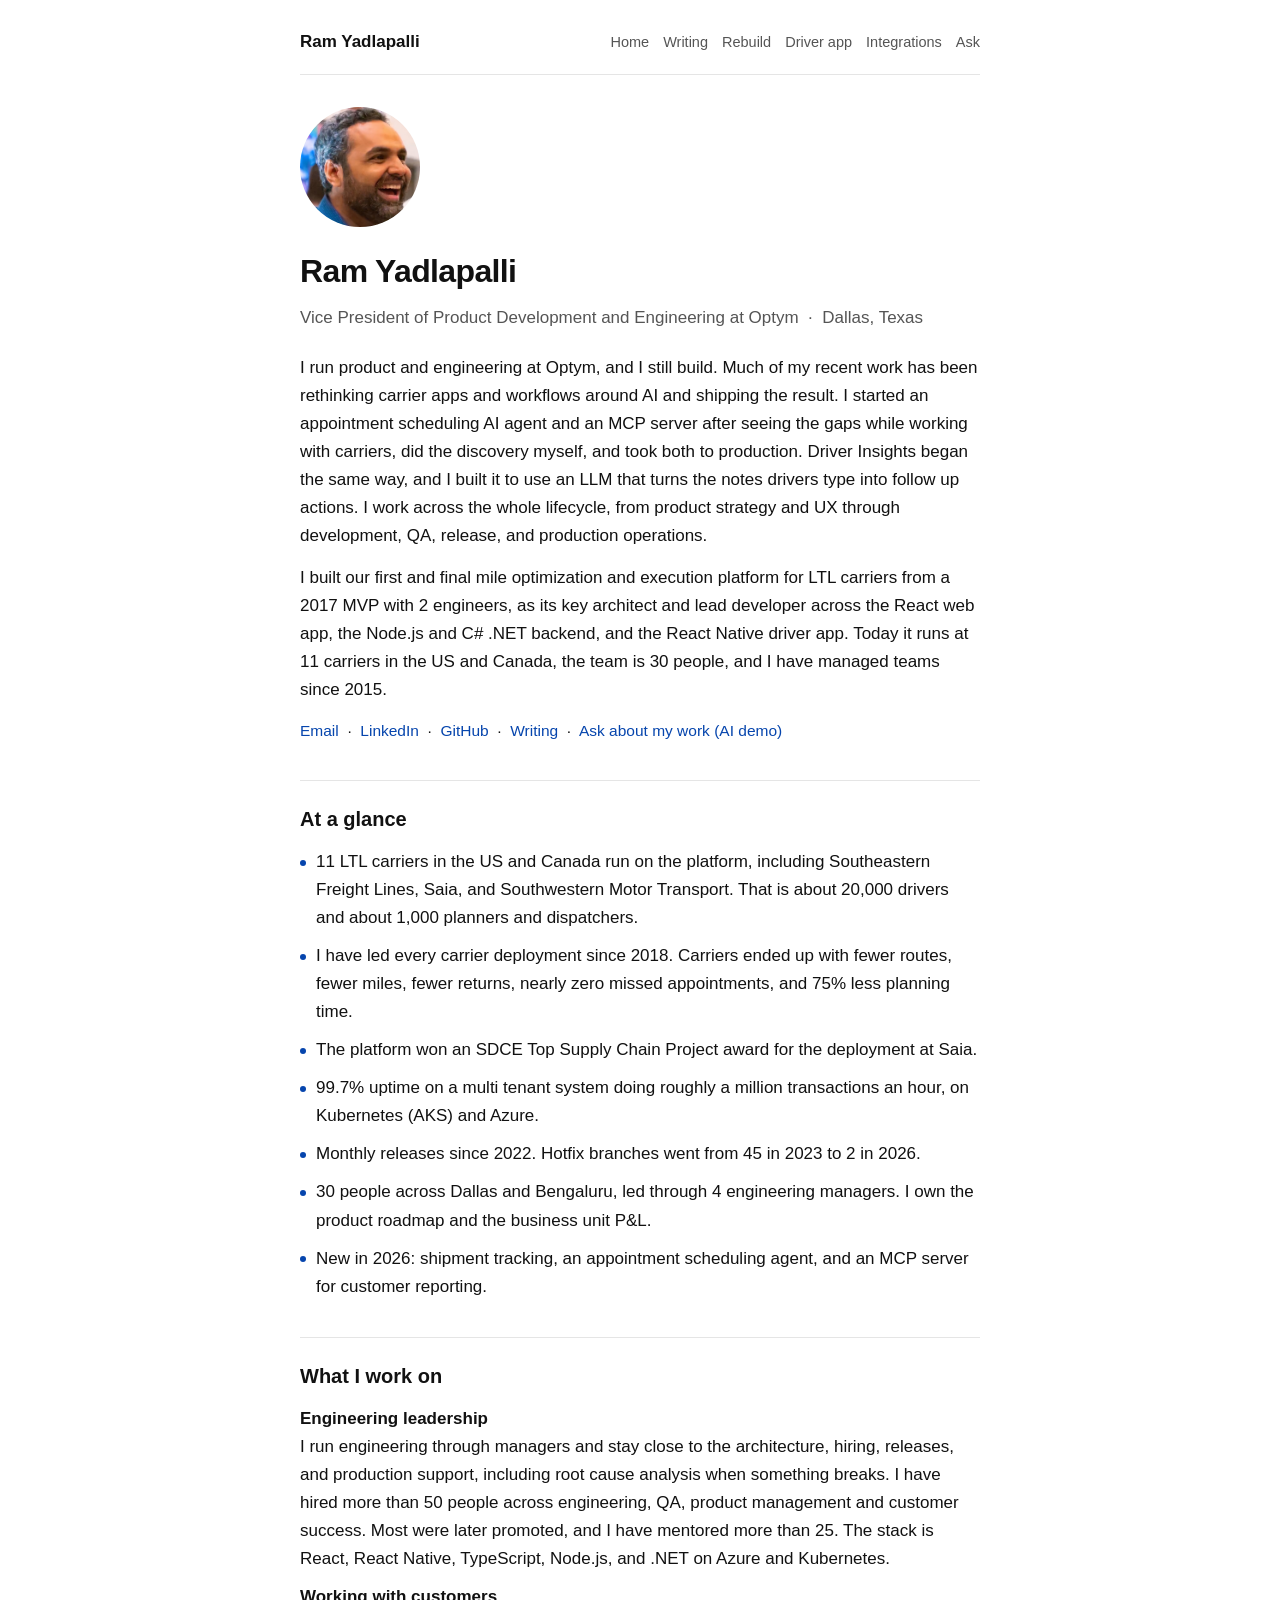
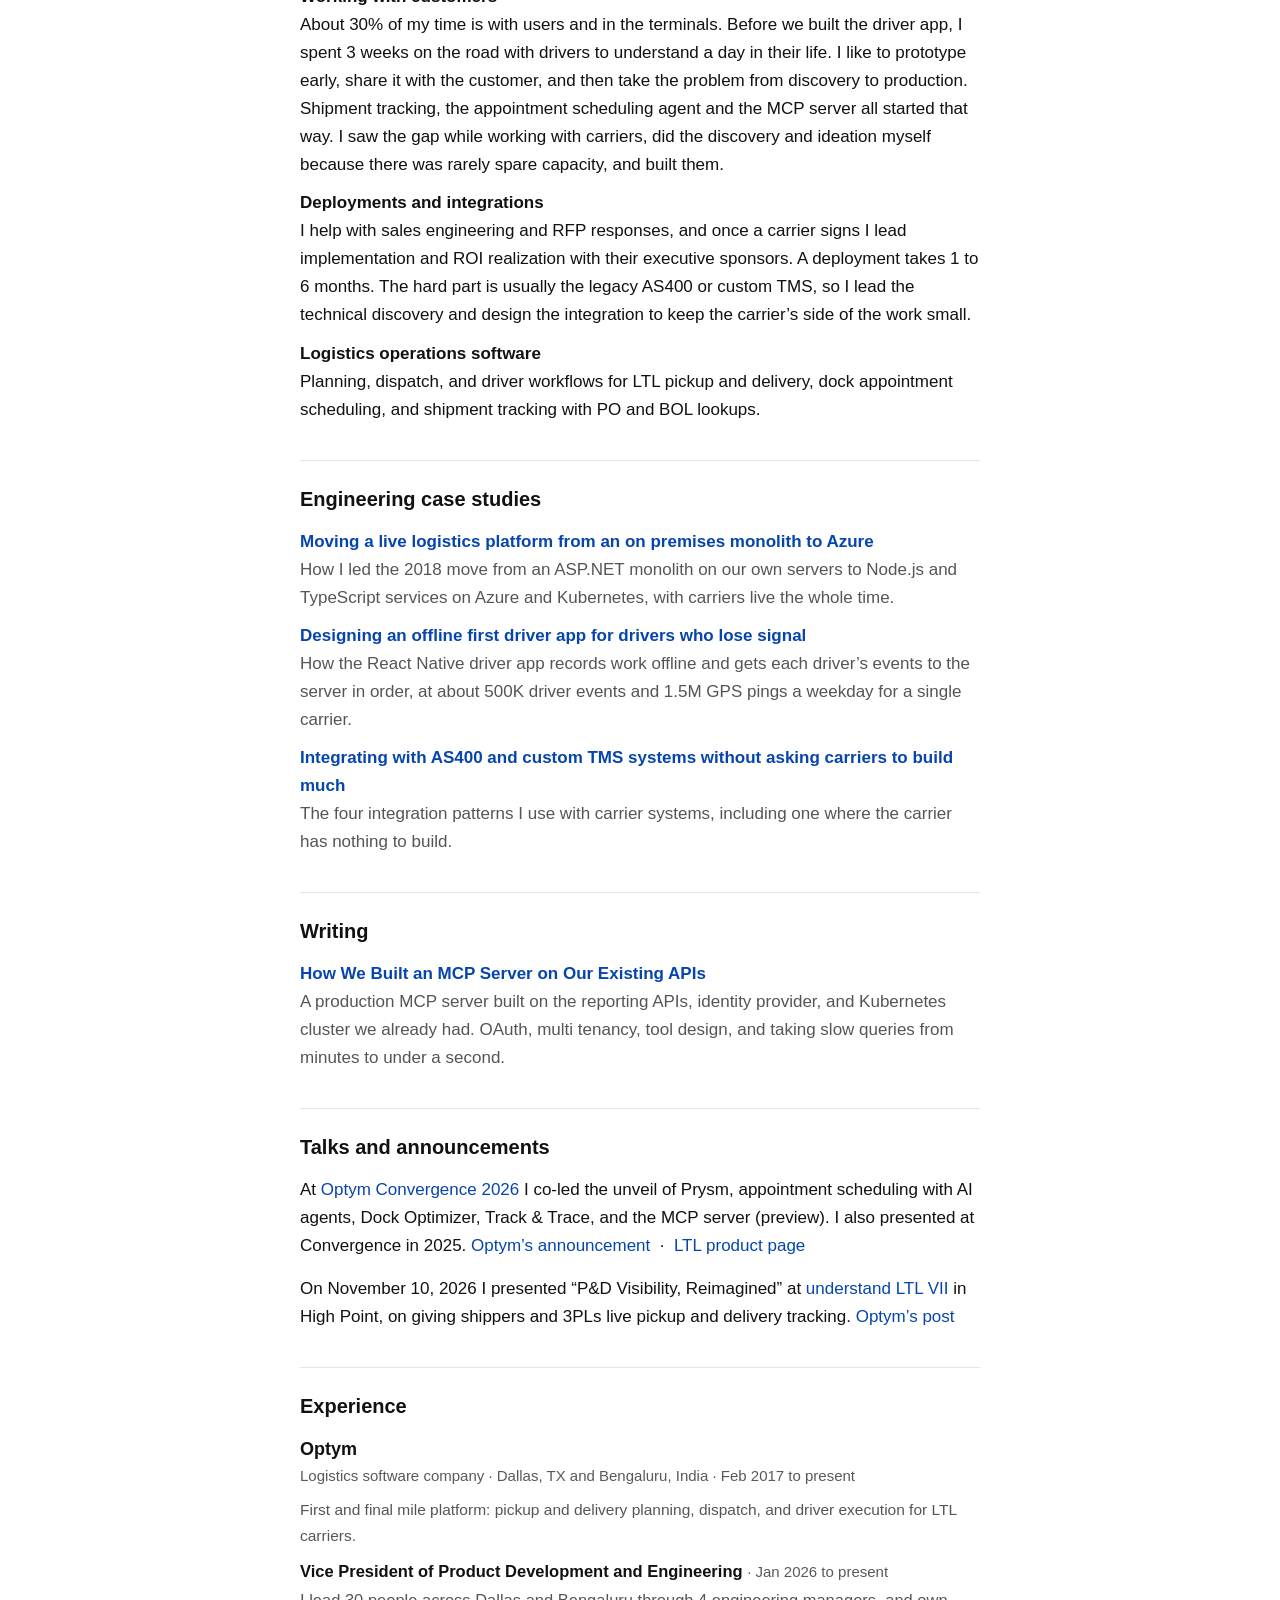
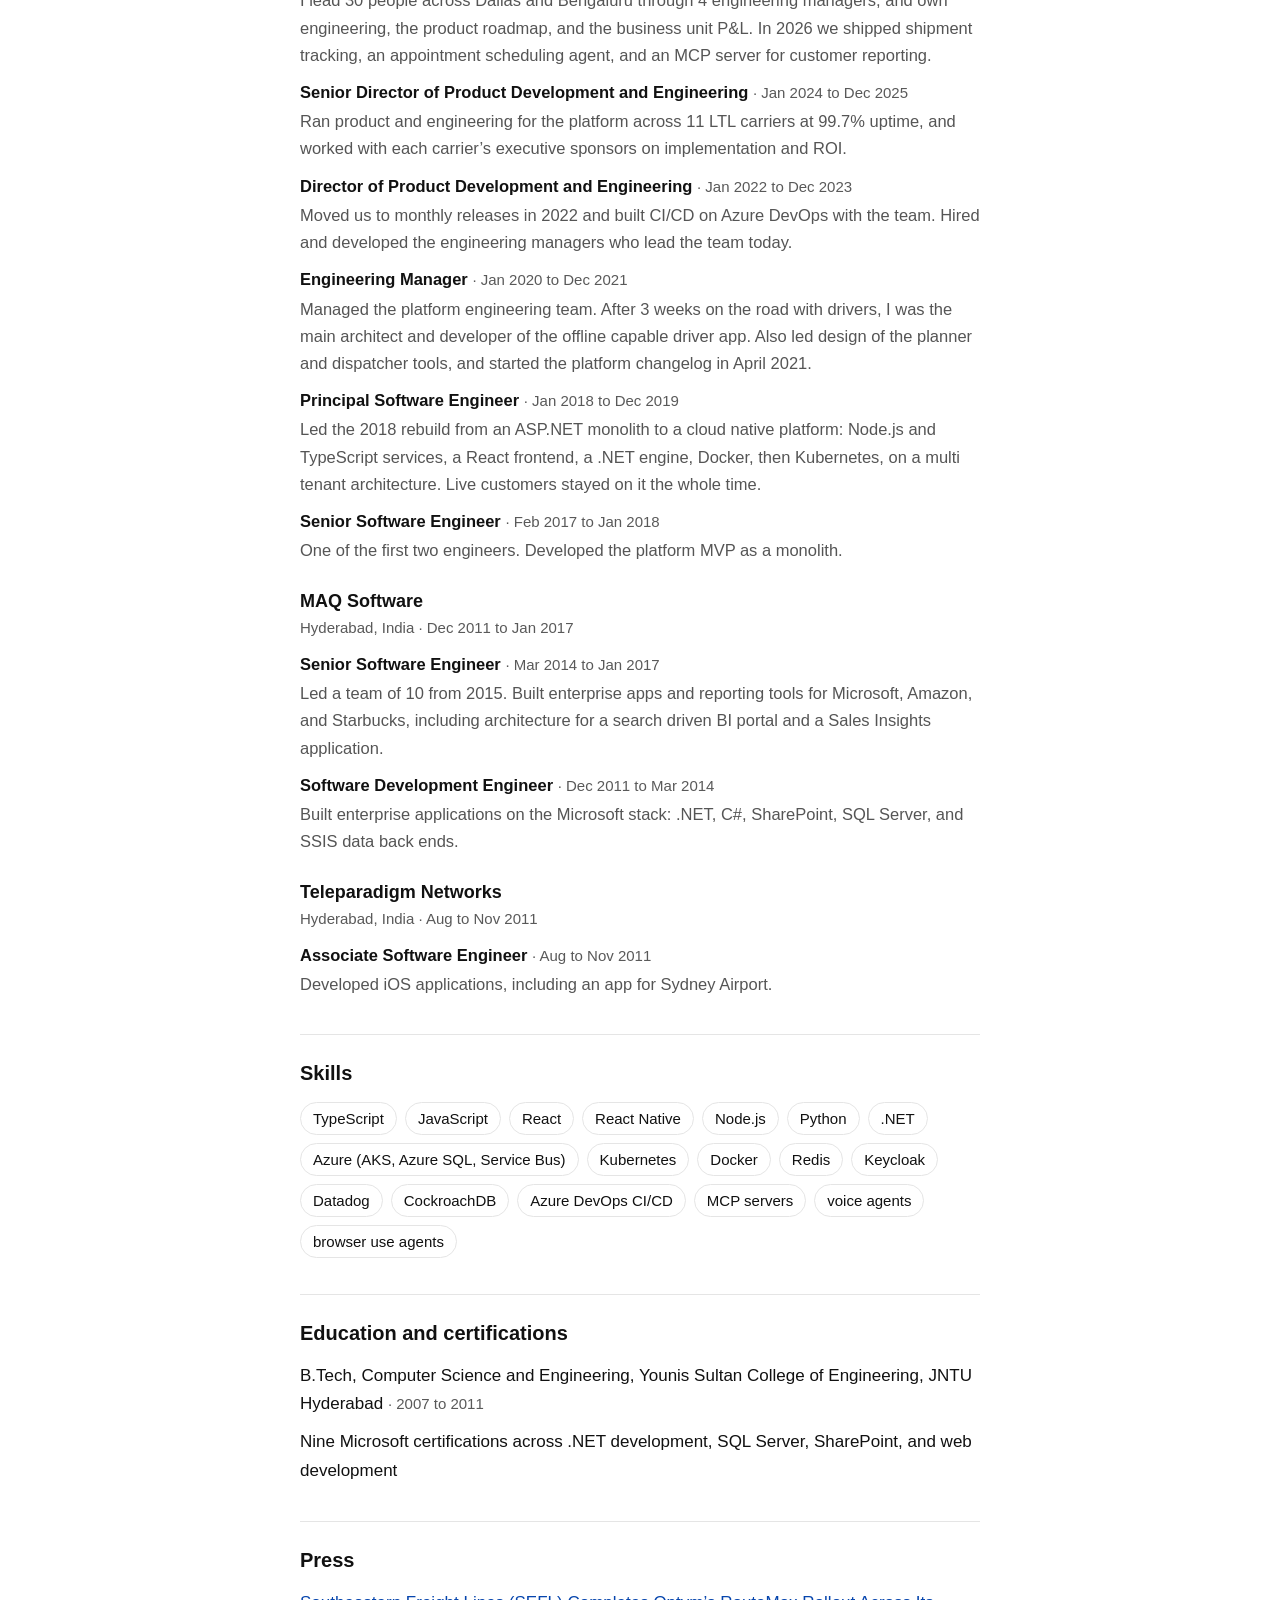
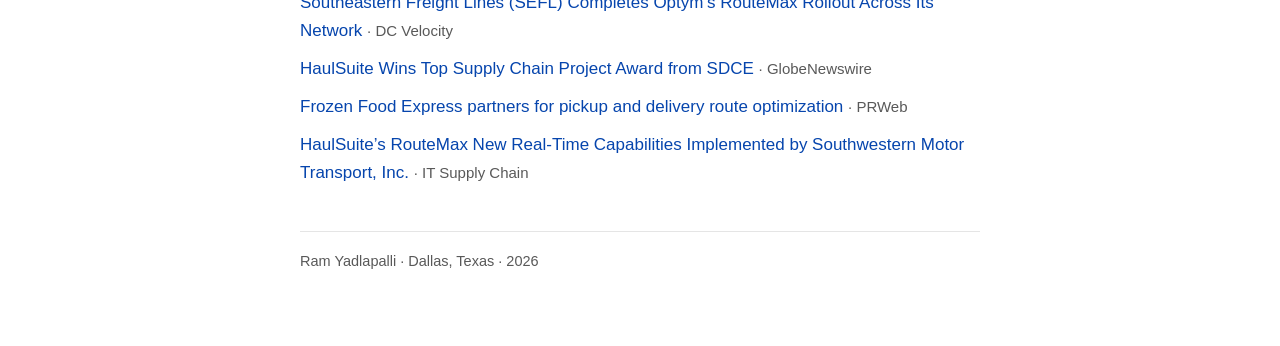
<file: index.html>
<!DOCTYPE html>
<html lang="en">
<head>
<meta charset="utf-8">
<meta name="viewport" content="width=device-width, initial-scale=1">
<title>Ram Yadlapalli | Engineering Leader, Logistics SaaS Platforms</title>
<meta name="description" content="Ram Yadlapalli leads product and engineering at Optym in Dallas. He built Optym's first and final mile optimization and execution platform for LTL carriers, in production at 11 carriers in the US and Canada, leads every carrier deployment, and leads a 30 person team through 4 engineering managers.">
<meta name="author" content="Ram Yadlapalli">
<link rel="canonical" href="https://ramyadlapalli.github.io/">
<meta property="og:type" content="profile">
<meta property="og:title" content="Ram Yadlapalli | Engineering Leader, Logistics SaaS Platforms">
<meta property="og:description" content="VP of Product Development and Engineering at Optym. First and final mile platform in production at 11 LTL carriers, 30 person team through 4 engineering managers, still writes code.">
<meta property="og:url" content="https://ramyadlapalli.github.io/">
<meta property="og:image" content="https://ramyadlapalli.github.io/ram-yadlapalli.jpg">
<meta name="twitter:card" content="summary">
<meta name="color-scheme" content="light">
<script type="application/ld+json">
{"@context":"https://schema.org","@type":"Person","name":"Ram Yadlapalli","jobTitle":"Vice President of Product Development and Engineering","worksFor":{"@type":"Organization","name":"Optym"},"address":{"@type":"PostalAddress","addressLocality":"Dallas","addressRegion":"TX","addressCountry":"US"},"url":"https://ramyadlapalli.github.io/","image":"https://ramyadlapalli.github.io/ram-yadlapalli.jpg","email":"mailto:rambabu.1990@gmail.com","sameAs":["https://www.linkedin.com/in/rambabu-yadlapalli","https://github.com/RamYadlapalli"],"knowsAbout":["Engineering leadership","Logistics software","LTL pickup and delivery","Customer deployments and integrations","Forward deployed engineering","React","React Native","TypeScript","Node.js","Azure","Kubernetes","MCP servers","Agentic AI"]}
</script>
<style>
  :root{color-scheme:light;--bg:#fff;--ink:#111;--dim:#555;--faint:#595959;--line:#e5e5e5;--acc:#0645ad}
  *{margin:0;padding:0;box-sizing:border-box}
  body{background:var(--bg);color:var(--ink);font-family:-apple-system,BlinkMacSystemFont,"Segoe UI",Roboto,Helvetica,Arial,sans-serif;font-size:17px;line-height:1.65}
  .wrap{max-width:720px;margin:0 auto;padding:28px 20px 72px}
  h1{font-size:32px;font-weight:800;letter-spacing:-.02em;margin-bottom:6px}
  .role{color:var(--dim);font-size:17px;margin-bottom:22px}
  p{margin-bottom:14px}
  .links{font-size:15.5px;margin-bottom:8px}
  .links a{color:var(--acc);text-decoration:none}
  .links a:hover{text-decoration:underline}
  h2{font-size:20px;font-weight:800;margin:36px 0 12px;padding-top:22px;border-top:1px solid var(--line)}
  ul{list-style:none}
  li{margin-bottom:10px}
  a{color:var(--acc);text-decoration:none}
  a:hover{text-decoration:underline}
  .dim{color:var(--dim)}
  .yr{color:var(--faint);font-size:15px;white-space:nowrap}
  footer{border-top:1px solid var(--line);margin-top:44px;padding-top:18px;color:var(--faint);font-size:14.5px}
  .photo{display:block;width:120px;height:120px;object-fit:cover;border-radius:50%;margin-bottom:18px}
  .glance li{padding-left:16px;position:relative}
  .glance li:before{content:"";position:absolute;left:0;top:.7em;width:6px;height:6px;border-radius:50%;background:var(--acc)}
  .lanes li b{display:block}
  .co{margin-bottom:22px}
  .co-head{font-weight:800;font-size:18px}
  .co-sub{color:var(--faint);font-size:15px;margin-bottom:8px}
  .tl .role{color:var(--ink);font-size:16.5px;margin:10px 0 0}
  .tl .role p{color:var(--dim);margin:2px 0 0}
  .role-t{font-weight:700}
  @media(max-width:600px){
    .tl .role-t{display:block}
    .tl .role .yr{display:block}
  }
  .skills{list-style:none;display:flex;flex-wrap:wrap;gap:8px}
  .skills li{margin:0;color:var(--ink);border:1px solid var(--line);border-radius:999px;padding:5px 12px;font-size:15px;line-height:1.4}
  header.site{display:flex;justify-content:space-between;align-items:baseline;gap:8px 16px;padding-bottom:18px;border-bottom:1px solid var(--line);margin-bottom:32px;flex-wrap:wrap}
  header.site .name{font-weight:700;font-size:17px;color:var(--ink);text-decoration:none}
  header.site nav{display:flex;flex-wrap:wrap;gap:8px 14px;font-size:14.5px}
  header.site nav a{color:var(--dim);text-decoration:none}
  header.site nav a:hover{color:var(--ink)}
</style>
</head>
<body>
<div class="wrap">

  <header class="site">
    <a class="name" href="./">Ram Yadlapalli</a>
    <nav><a href="./">Home</a><a href="writing/">Writing</a><a href="rebuild/">Rebuild</a><a href="driver-app/">Driver app</a><a href="integrations/">Integrations</a><a href="ask/">Ask</a></nav>
  </header>

  <img class="photo" src="ram-yadlapalli.jpg" alt="Ram Yadlapalli" width="120" height="120">
  <h1>Ram Yadlapalli</h1>
  <p class="role">Vice President of Product Development and Engineering at Optym &nbsp;·&nbsp; Dallas, Texas</p>

  <p>I run product and engineering at Optym, and I still build. Much of my recent work has been rethinking carrier apps and workflows around AI and shipping the result. I started an appointment scheduling AI agent and an MCP server after seeing the gaps while working with carriers, did the discovery myself, and took both to production. Driver Insights began the same way, and I built it to use an LLM that turns the notes drivers type into follow up actions. I work across the whole lifecycle, from product strategy and UX through development, QA, release, and production operations.</p>

  <p>I built our first and final mile optimization and execution platform for LTL carriers from a 2017 MVP with 2 engineers, as its key architect and lead developer across the React web app, the Node.js and C# .NET backend, and the React Native driver app. Today it runs at 11 carriers in the US and Canada, the team is 30 people, and I have managed teams since 2015.</p>

  <p class="links"><a href="mailto:rambabu.1990@gmail.com">Email</a> &nbsp;·&nbsp; <a href="https://www.linkedin.com/in/rambabu-yadlapalli" target="_blank" rel="noopener">LinkedIn</a> &nbsp;·&nbsp; <a href="https://github.com/RamYadlapalli" target="_blank" rel="noopener">GitHub</a> &nbsp;·&nbsp; <a href="writing/">Writing</a> &nbsp;·&nbsp; <a href="ask/">Ask about my work (AI demo)</a></p>

  <h2>At a glance</h2>
  <ul class="glance">
    <li>11 LTL carriers in the US and Canada run on the platform, including Southeastern Freight Lines, Saia, and Southwestern Motor Transport. That is about 20,000 drivers and about 1,000 planners and dispatchers.</li>
    <li>I have led every carrier deployment since 2018. Carriers ended up with fewer routes, fewer miles, fewer returns, nearly zero missed appointments, and 75% less planning time.</li>
    <li>The platform won an SDCE Top Supply Chain Project award for the deployment at Saia.</li>
    <li>99.7% uptime on a multi tenant system doing roughly a million transactions an hour, on Kubernetes (AKS) and Azure.</li>
    <li>Monthly releases since 2022. Hotfix branches went from 45 in 2023 to 2 in 2026.</li>
    <li>30 people across Dallas and Bengaluru, led through 4 engineering managers. I own the product roadmap and the business unit P&amp;L.</li>
    <li>New in 2026: shipment tracking, an appointment scheduling agent, and an MCP server for customer reporting.</li>
  </ul>

  <h2>What I work on</h2>
  <ul class="lanes">
    <li><b>Engineering leadership</b>I run engineering through managers and stay close to the architecture, hiring, releases, and production support, including root cause analysis when something breaks. I have hired more than 50 people across engineering, QA, product management and customer success. Most were later promoted, and I have mentored more than 25. The stack is React, React Native, TypeScript, Node.js, and .NET on Azure and Kubernetes.</li>
    <li><b>Working with customers</b>About 30% of my time is with users and in the terminals. Before we built the driver app, I spent 3 weeks on the road with drivers to understand a day in their life. I like to prototype early, share it with the customer, and then take the problem from discovery to production. Shipment tracking, the appointment scheduling agent and the MCP server all started that way. I saw the gap while working with carriers, did the discovery and ideation myself because there was rarely spare capacity, and built them.</li>
    <li><b>Deployments and integrations</b>I help with sales engineering and RFP responses, and once a carrier signs I lead implementation and ROI realization with their executive sponsors. A deployment takes 1 to 6 months. The hard part is usually the legacy AS400 or custom TMS, so I lead the technical discovery and design the integration to keep the carrier&rsquo;s side of the work small.</li>
    <li><b>Logistics operations software</b>Planning, dispatch, and driver workflows for LTL pickup and delivery, dock appointment scheduling, and shipment tracking with PO and BOL lookups.</li>
  </ul>

  <h2>Engineering case studies</h2>
  <ul>
    <li><a href="rebuild/"><b>Moving a live logistics platform from an on premises monolith to Azure</b></a><br>
    <span class="dim">How I led the 2018 move from an ASP.NET monolith on our own servers to Node.js and TypeScript services on Azure and Kubernetes, with carriers live the whole time.</span></li>
    <li><a href="driver-app/"><b>Designing an offline first driver app for drivers who lose signal</b></a><br>
    <span class="dim">How the React Native driver app records work offline and gets each driver&rsquo;s events to the server in order, at about 500K driver events and 1.5M GPS pings a weekday for a single carrier.</span></li>
    <li><a href="integrations/"><b>Integrating with AS400 and custom TMS systems without asking carriers to build much</b></a><br>
    <span class="dim">The four integration patterns I use with carrier systems, including one where the carrier has nothing to build.</span></li>
  </ul>

  <h2><a href="writing/" style="color:var(--ink)">Writing</a></h2>
  <ul>
    <li><a href="mcp-server/"><b>How We Built an MCP Server on Our Existing APIs</b></a><br>
    <span class="dim">A production MCP server built on the reporting APIs, identity provider, and Kubernetes cluster we already had. OAuth, multi tenancy, tool design, and taking slow queries from minutes to under a second.</span></li>
  </ul>

  <h2>Talks and announcements</h2>
  <p>At <a href="https://www.convergence.optym.com/" target="_blank" rel="noopener">Optym Convergence 2026</a> I co-led the unveil of Prysm, appointment scheduling with AI agents, Dock Optimizer, Track &amp; Trace, and the MCP server (preview). I also presented at Convergence in 2025. <a href="https://lnkd.in/p/gPQeSZiT" target="_blank" rel="noopener">Optym&rsquo;s announcement</a> &nbsp;·&nbsp; <a href="https://www.optym.com/ltl" target="_blank" rel="noopener">LTL product page</a></p>
  <p>On November 10, 2026 I presented &ldquo;P&amp;D Visibility, Reimagined&rdquo; at <a href="https://understandltl.com/" target="_blank" rel="noopener">understand LTL VII</a> in High Point, on giving shippers and 3PLs live pickup and delivery tracking. <a href="https://lnkd.in/p/genKvuXr" target="_blank" rel="noopener">Optym&rsquo;s post</a></p>

  <h2>Experience</h2>
  <div class="tl">
    <div class="co">
      <div class="co-head">Optym</div>
      <div class="co-sub">Logistics software company · Dallas, TX and Bengaluru, India · Feb 2017 to present</div>
      <p class="dim" style="font-size:15.5px;margin:0 0 4px">First and final mile platform: pickup and delivery planning, dispatch, and driver execution for LTL carriers.</p>
      <div class="role"><span class="role-t">Vice President of Product Development and Engineering</span> <span class="yr">· Jan 2026 to present</span>
        <p>I lead 30 people across Dallas and Bengaluru through 4 engineering managers, and own engineering, the product roadmap, and the business unit P&amp;L. In 2026 we shipped shipment tracking, an appointment scheduling agent, and an MCP server for customer reporting.</p></div>
      <div class="role"><span class="role-t">Senior Director of Product Development and Engineering</span> <span class="yr">· Jan 2024 to Dec 2025</span>
        <p>Ran product and engineering for the platform across 11 LTL carriers at 99.7% uptime, and worked with each carrier&rsquo;s executive sponsors on implementation and ROI.</p></div>
      <div class="role"><span class="role-t">Director of Product Development and Engineering</span> <span class="yr">· Jan 2022 to Dec 2023</span>
        <p>Moved us to monthly releases in 2022 and built CI/CD on Azure DevOps with the team. Hired and developed the engineering managers who lead the team today.</p></div>
      <div class="role"><span class="role-t">Engineering Manager</span> <span class="yr">· Jan 2020 to Dec 2021</span>
        <p>Managed the platform engineering team. After 3 weeks on the road with drivers, I was the main architect and developer of the offline capable driver app. Also led design of the planner and dispatcher tools, and started the platform changelog in April 2021.</p></div>
      <div class="role"><span class="role-t">Principal Software Engineer</span> <span class="yr">· Jan 2018 to Dec 2019</span>
        <p>Led the 2018 rebuild from an ASP.NET monolith to a cloud native platform: Node.js and TypeScript services, a React frontend, a .NET engine, Docker, then Kubernetes, on a multi tenant architecture. Live customers stayed on it the whole time.</p></div>
      <div class="role"><span class="role-t">Senior Software Engineer</span> <span class="yr">· Feb 2017 to Jan 2018</span>
        <p>One of the first two engineers. Developed the platform MVP as a monolith.</p></div>
    </div>
    <div class="co">
      <div class="co-head">MAQ Software</div>
      <div class="co-sub">Hyderabad, India · Dec 2011 to Jan 2017</div>
      <div class="role"><span class="role-t">Senior Software Engineer</span> <span class="yr">· Mar 2014 to Jan 2017</span>
        <p>Led a team of 10 from 2015. Built enterprise apps and reporting tools for Microsoft, Amazon, and Starbucks, including architecture for a search driven BI portal and a Sales Insights application.</p></div>
      <div class="role"><span class="role-t">Software Development Engineer</span> <span class="yr">· Dec 2011 to Mar 2014</span>
        <p>Built enterprise applications on the Microsoft stack: .NET, C#, SharePoint, SQL Server, and SSIS data back ends.</p></div>
    </div>
    <div class="co">
      <div class="co-head">Teleparadigm Networks</div>
      <div class="co-sub">Hyderabad, India · Aug to Nov 2011</div>
      <div class="role"><span class="role-t">Associate Software Engineer</span> <span class="yr">· Aug to Nov 2011</span>
        <p>Developed iOS applications, including an app for Sydney Airport.</p></div>
    </div>
  </div>

  <h2>Skills</h2>
  <ul class="skills">
    <li>TypeScript</li>
    <li>JavaScript</li>
    <li>React</li>
    <li>React Native</li>
    <li>Node.js</li>
    <li>Python</li>
    <li>.NET</li>
    <li>Azure (AKS, Azure SQL, Service Bus)</li>
    <li>Kubernetes</li>
    <li>Docker</li>
    <li>Redis</li>
    <li>Keycloak</li>
    <li>Datadog</li>
    <li>CockroachDB</li>
    <li>Azure DevOps CI/CD</li>
    <li>MCP servers</li>
    <li>voice agents</li>
    <li>browser use agents</li>
  </ul>

  <h2>Education and certifications</h2>
  <ul>
    <li>B.Tech, Computer Science and Engineering, Younis Sultan College of Engineering, JNTU Hyderabad <span class="yr">· 2007 to 2011</span></li>
    <li>Nine Microsoft certifications across .NET development, SQL Server, SharePoint, and web development</li>
  </ul>

  <h2>Press</h2>
  <ul>
    <li><a href="https://www.dcvelocity.com/articles/59124-southeastern-freight-lines-sefl-completes-optym-s-routemax-rollout-across-its-network" target="_blank" rel="noopener">Southeastern Freight Lines (SEFL) Completes Optym&rsquo;s RouteMax Rollout Across Its Network</a> <span class="yr">· DC Velocity</span></li>
    <li><a href="https://www.globenewswire.com/news-release/2022/07/19/2481998/0/en/HaulSuite-Wins-Top-Supply-Chain-Project-Award-from-SDCE.html" target="_blank" rel="noopener">HaulSuite Wins Top Supply Chain Project Award from SDCE</a> <span class="yr">· GlobeNewswire</span></li>
    <li><a href="https://www.prweb.com/releases/frozen-food-express-partners-with-optym-for-pickup-and-delivery-route-optimization-302267457.html" target="_blank" rel="noopener">Frozen Food Express partners for pickup and delivery route optimization</a> <span class="yr">· PRWeb</span></li>
    <li><a href="https://itsupplychain.com/haulsuites-routemax-new-real-time-capabilities-implemented-by-southwestern-motor-transport-inc/" target="_blank" rel="noopener">HaulSuite&rsquo;s RouteMax New Real-Time Capabilities Implemented by Southwestern Motor Transport, Inc.</a> <span class="yr">· IT Supply Chain</span></li>
  </ul>

  <footer>Ram Yadlapalli · Dallas, Texas · 2026</footer>

</div>
</body>
</html>
</file>
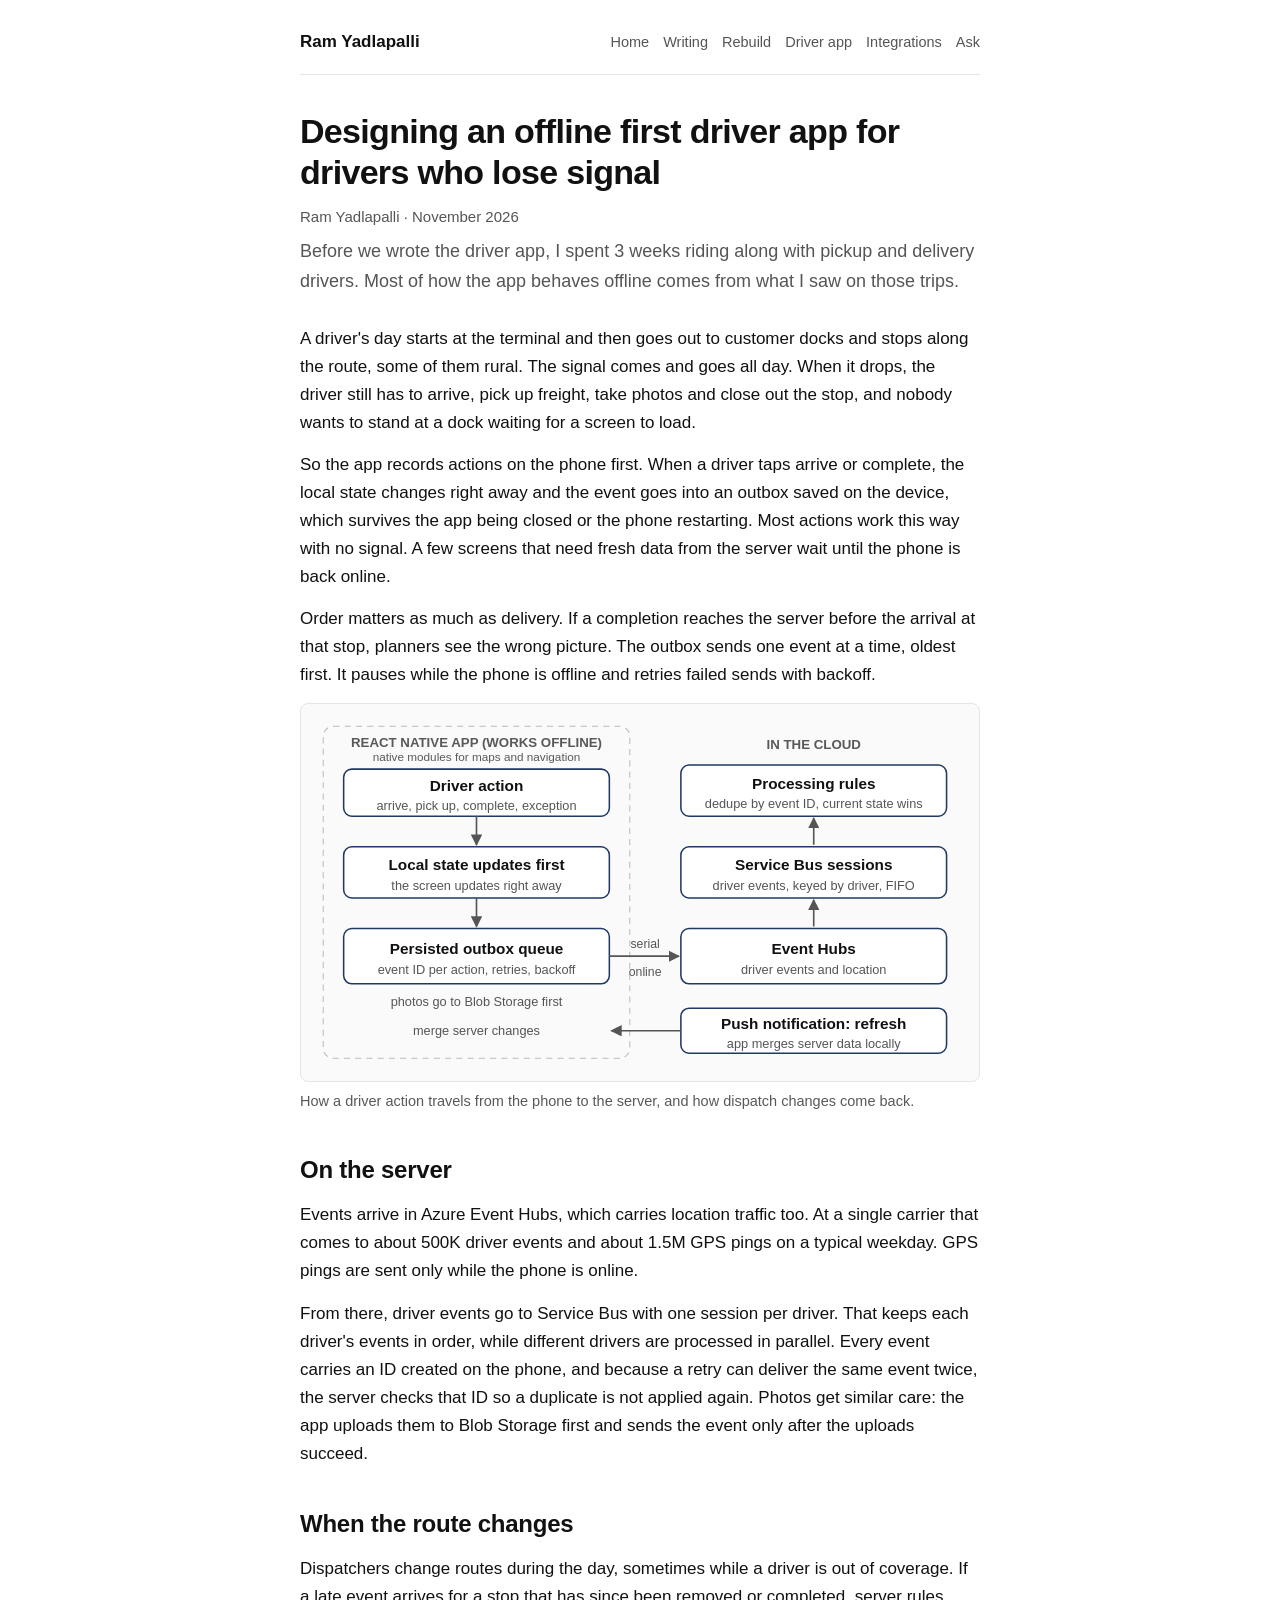
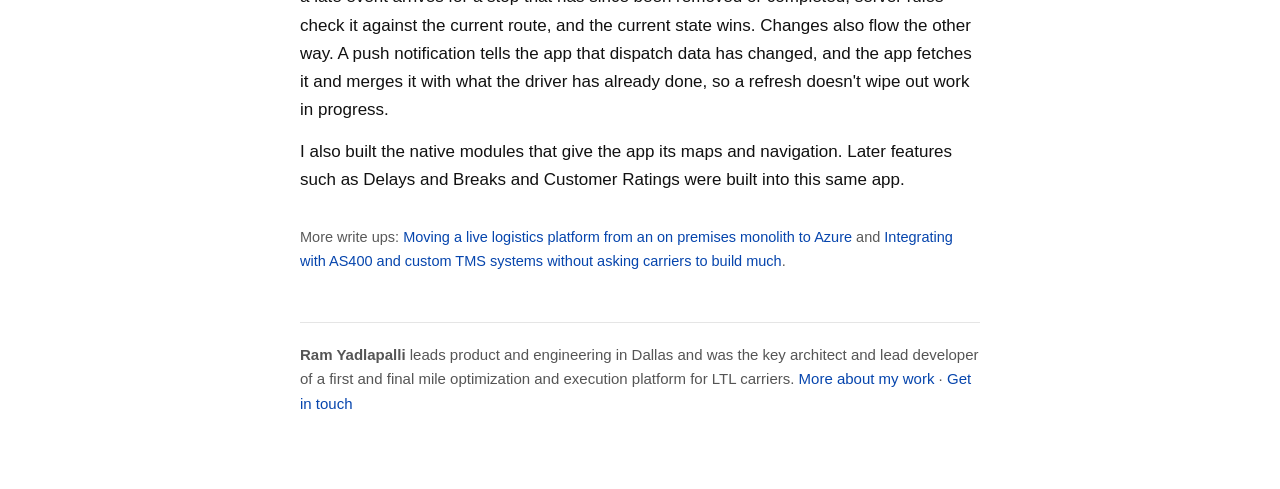
<file: driver-app/index.html>
<!DOCTYPE html>
<html lang="en">
<head>
<meta charset="utf-8">
<meta name="viewport" content="width=device-width, initial-scale=1">
<title>Designing an offline first driver app for drivers who lose signal | Ram Yadlapalli</title>
<meta name="description" content="How I designed an offline first React Native driver app for LTL pickup and delivery: actions recorded on the phone first, a saved outbox, ordered delivery per driver, and duplicate detection by event ID.">
<meta name="author" content="Ram Yadlapalli">
<link rel="canonical" href="https://ramyadlapalli.github.io/driver-app/">
<meta property="og:type" content="article">
<meta property="og:title" content="Designing an offline first driver app for drivers who lose signal">
<meta property="og:description" content="How I designed an offline first React Native driver app for LTL pickup and delivery: actions recorded on the phone first, a saved outbox, ordered delivery per driver, and duplicate detection by event ID.">
<meta property="og:url" content="https://ramyadlapalli.github.io/driver-app/">
<meta name="twitter:card" content="summary">
<meta name="color-scheme" content="light">
<style>
  :root{color-scheme:light;--bg:#fff;--ink:#111;--dim:#555;--faint:#595959;--line:#e5e5e5;--acc:#0645ad;--diag:#fafafa}
  *{margin:0;padding:0;box-sizing:border-box}
  body{background:var(--bg);color:var(--ink);font-family:-apple-system,BlinkMacSystemFont,"Segoe UI",Roboto,Helvetica,Arial,sans-serif;font-size:17px;line-height:1.65}
  .wrap{max-width:720px;margin:0 auto;padding:28px 20px 72px}
  header.site{display:flex;justify-content:space-between;align-items:baseline;gap:8px 16px;padding-bottom:18px;border-bottom:1px solid var(--line);margin-bottom:36px;flex-wrap:wrap}
  header.site .name{font-weight:700;font-size:17px;color:var(--ink);text-decoration:none}
  header.site nav{display:flex;flex-wrap:wrap;gap:8px 14px;font-size:14.5px}
  header.site nav a{color:var(--dim);text-decoration:none}
  header.site nav a:hover{color:var(--ink)}
  h1{font-size:34px;line-height:1.2;font-weight:800;letter-spacing:-.02em;margin-bottom:12px}
  .byline{color:var(--dim);font-size:15px;margin-bottom:8px}
  .lede{font-size:18px;color:var(--dim);margin-bottom:28px}
  .facts{border:1px solid var(--line);border-radius:8px;padding:14px 18px;margin:0 0 32px;background:var(--diag);font-size:15.5px}
  .facts p{font-size:13px;letter-spacing:.12em;text-transform:uppercase;color:var(--faint);font-weight:700;margin-bottom:6px}
  .facts ul{list-style:none}
  .facts li{margin:3px 0}
  article h2{font-size:24px;font-weight:800;letter-spacing:-.01em;margin:36px 0 12px}
  article p{margin-bottom:14px}
  article ul,article ol{margin:0 0 14px 22px}
  article li{margin-bottom:6px}
  article table{border-collapse:collapse;width:100%;margin:0 0 18px;font-size:15.5px}
  article th,article td{border:1px solid var(--line);padding:8px 10px;text-align:left;vertical-align:top}
  article th{background:var(--diag)}
  .diagram{background:var(--diag);border:1px solid var(--line);border-radius:8px;padding:12px;margin:0 0 8px}
  .diagram svg{display:block;width:100%;height:auto}
  .cap{color:var(--faint);font-size:14.5px;margin-bottom:20px}
  a{color:var(--acc);text-decoration:none}
  a:hover{text-decoration:underline}
  .more{list-style:none;margin:0 !important}
  footer.site{border-top:1px solid var(--line);margin-top:48px;padding-top:20px;color:var(--dim);font-size:15px}

  .note{color:var(--faint);font-size:15px;margin:-10px 0 28px}
</style>
</head>
<body>
<div class="wrap">
  <header class="site">
    <a class="name" href="../">Ram Yadlapalli</a>
    <nav><a href="../">Home</a><a href="../writing/">Writing</a><a href="../rebuild/">Rebuild</a><a href="../driver-app/">Driver app</a><a href="../integrations/">Integrations</a><a href="../ask/">Ask</a></nav>
  </header>

  <h1>Designing an offline first driver app for drivers who lose signal</h1>
  <p class="byline">Ram Yadlapalli · November 2026</p>
  <p class="lede">Before we wrote the driver app, I spent 3 weeks riding along with pickup and delivery drivers. Most of how the app behaves offline comes from what I saw on those trips.</p>

  <article>
<p>A driver's day starts at the terminal and then goes out to customer docks and stops along the route, some of them rural. The signal comes and goes all day. When it drops, the driver still has to arrive, pick up freight, take photos and close out the stop, and nobody wants to stand at a dock waiting for a screen to load.</p>
<p>So the app records actions on the phone first. When a driver taps arrive or complete, the local state changes right away and the event goes into an outbox saved on the device, which survives the app being closed or the phone restarting. Most actions work this way with no signal. A few screens that need fresh data from the server wait until the phone is back online.</p>
<p>Order matters as much as delivery. If a completion reaches the server before the arrival at that stop, planners see the wrong picture. The outbox sends one event at a time, oldest first. It pauses while the phone is offline and retries failed sends with backoff.</p>
<div class="diagram"><svg viewBox="0 0 640 345" role="img" aria-label="Offline first driver app event flow" font-family="-apple-system,Segoe UI,Roboto,Helvetica,Arial,sans-serif"><title>Offline first driver app event flow</title><defs><marker id="ah" viewBox="0 0 10 10" refX="9" refY="5" markerWidth="7" markerHeight="7" orient="auto"><path d="M0,0 L10,5 L0,10 z" fill="#555"/></marker></defs><rect x="10" y="10" width="300" height="325" rx="10" fill="none" stroke="#bbb" stroke-dasharray="6 5"/><text x="160" y="30" text-anchor="middle" font-size="13" font-weight="700" fill="#595959">REACT NATIVE APP (WORKS OFFLINE)</text><text x="160" y="44" text-anchor="middle" font-size="11.5" fill="#595959">native modules for maps and navigation</text><rect x="30" y="52" width="260" height="46" rx="8" fill="#fff" stroke="#1f3864" stroke-width="1.5"/><text x="160.0" y="73.0" text-anchor="middle" font-size="15" font-weight="700" fill="#111">Driver action</text><text x="160.0" y="92.0" text-anchor="middle" font-size="12.5" fill="#555">arrive, pick up, complete, exception</text><rect x="30" y="128" width="260" height="50" rx="8" fill="#fff" stroke="#1f3864" stroke-width="1.5"/><text x="160.0" y="151.0" text-anchor="middle" font-size="15" font-weight="700" fill="#111">Local state updates first</text><text x="160.0" y="170.0" text-anchor="middle" font-size="12.5" fill="#555">the screen updates right away</text><rect x="30" y="208" width="260" height="54" rx="8" fill="#fff" stroke="#1f3864" stroke-width="1.5"/><text x="160.0" y="233.0" text-anchor="middle" font-size="15" font-weight="700" fill="#111">Persisted outbox queue</text><text x="160.0" y="252.0" text-anchor="middle" font-size="12.5" fill="#555">event ID per action, retries, backoff</text><line x1="160" y1="98" x2="160" y2="126" stroke="#555" stroke-width="1.6" marker-end="url(#ah)"/><line x1="160" y1="178" x2="160" y2="206" stroke="#555" stroke-width="1.6" marker-end="url(#ah)"/><text x="160" y="284" text-anchor="middle" font-size="12.5" fill="#555">photos go to Blob Storage first</text><text x="160" y="312" text-anchor="middle" font-size="12.5" fill="#555">merge server changes</text><text x="490" y="32" text-anchor="middle" font-size="13" font-weight="700" fill="#595959">IN THE CLOUD</text><rect x="360" y="48" width="260" height="50" rx="8" fill="#fff" stroke="#1f3864" stroke-width="1.5"/><text x="490.0" y="71.0" text-anchor="middle" font-size="15" font-weight="700" fill="#111">Processing rules</text><text x="490.0" y="90.0" text-anchor="middle" font-size="12.5" fill="#555">dedupe by event ID, current state wins</text><rect x="360" y="128" width="260" height="50" rx="8" fill="#fff" stroke="#1f3864" stroke-width="1.5"/><text x="490.0" y="151.0" text-anchor="middle" font-size="15" font-weight="700" fill="#111">Service Bus sessions</text><text x="490.0" y="170.0" text-anchor="middle" font-size="12.5" fill="#555">driver events, keyed by driver, FIFO</text><rect x="360" y="208" width="260" height="54" rx="8" fill="#fff" stroke="#1f3864" stroke-width="1.5"/><text x="490.0" y="233.0" text-anchor="middle" font-size="15" font-weight="700" fill="#111">Event Hubs</text><text x="490.0" y="252.0" text-anchor="middle" font-size="12.5" fill="#555">driver events and location</text><line x1="290" y1="235" x2="358" y2="235" stroke="#555" stroke-width="1.6" marker-end="url(#ah)"/><text x="325" y="227" text-anchor="middle" font-size="12" fill="#555">serial</text><text x="325" y="254" text-anchor="middle" font-size="12" fill="#555">online</text><line x1="490" y1="206" x2="490" y2="180" stroke="#555" stroke-width="1.6" marker-end="url(#ah)"/><line x1="490" y1="126" x2="490" y2="100" stroke="#555" stroke-width="1.6" marker-end="url(#ah)"/><rect x="360" y="286" width="260" height="44" rx="8" fill="#fff" stroke="#1f3864" stroke-width="1.5"/><text x="490.0" y="306.0" text-anchor="middle" font-size="15" font-weight="700" fill="#111">Push notification: refresh</text><text x="490.0" y="325.0" text-anchor="middle" font-size="12.5" fill="#555">app merges server data locally</text><line x1="360" y1="308" x2="292" y2="308" stroke="#555" stroke-width="1.6" marker-end="url(#ah)"/></svg></div>
<p class="cap">How a driver action travels from the phone to the server, and how dispatch changes come back.</p>
<h2>On the server</h2>
<p>Events arrive in Azure Event Hubs, which carries location traffic too. At a single carrier that comes to about 500K driver events and about 1.5M GPS pings on a typical weekday. GPS pings are sent only while the phone is online.</p>
<p>From there, driver events go to Service Bus with one session per driver. That keeps each driver's events in order, while different drivers are processed in parallel. Every event carries an ID created on the phone, and because a retry can deliver the same event twice, the server checks that ID so a duplicate is not applied again. Photos get similar care: the app uploads them to Blob Storage first and sends the event only after the uploads succeed.</p>
<h2>When the route changes</h2>
<p>Dispatchers change routes during the day, sometimes while a driver is out of coverage. If a late event arrives for a stop that has since been removed or completed, server rules check it against the current route, and the current state wins. Changes also flow the other way. A push notification tells the app that dispatch data has changed, and the app fetches it and merges it with what the driver has already done, so a refresh doesn't wipe out work in progress.</p>
<p>I also built the native modules that give the app its maps and navigation. Later features such as Delays and Breaks and Customer Ratings were built into this same app.</p>

  <p class="cap" style="margin-top:32px">More write ups: <a href="../rebuild/">Moving a live logistics platform from an on premises monolith to Azure</a> and <a href="../integrations/">Integrating with AS400 and custom TMS systems without asking carriers to build much</a>.</p>
  </article>

  <footer class="site">
    <p><b>Ram Yadlapalli</b> leads product and engineering in Dallas and was the key architect and lead developer of a first and final mile optimization and execution platform for LTL carriers. <a href="../">More about my work</a> · <a href="mailto:rambabu.1990@gmail.com">Get in touch</a></p>
  </footer>
</div>
</body>
</html>
</file>
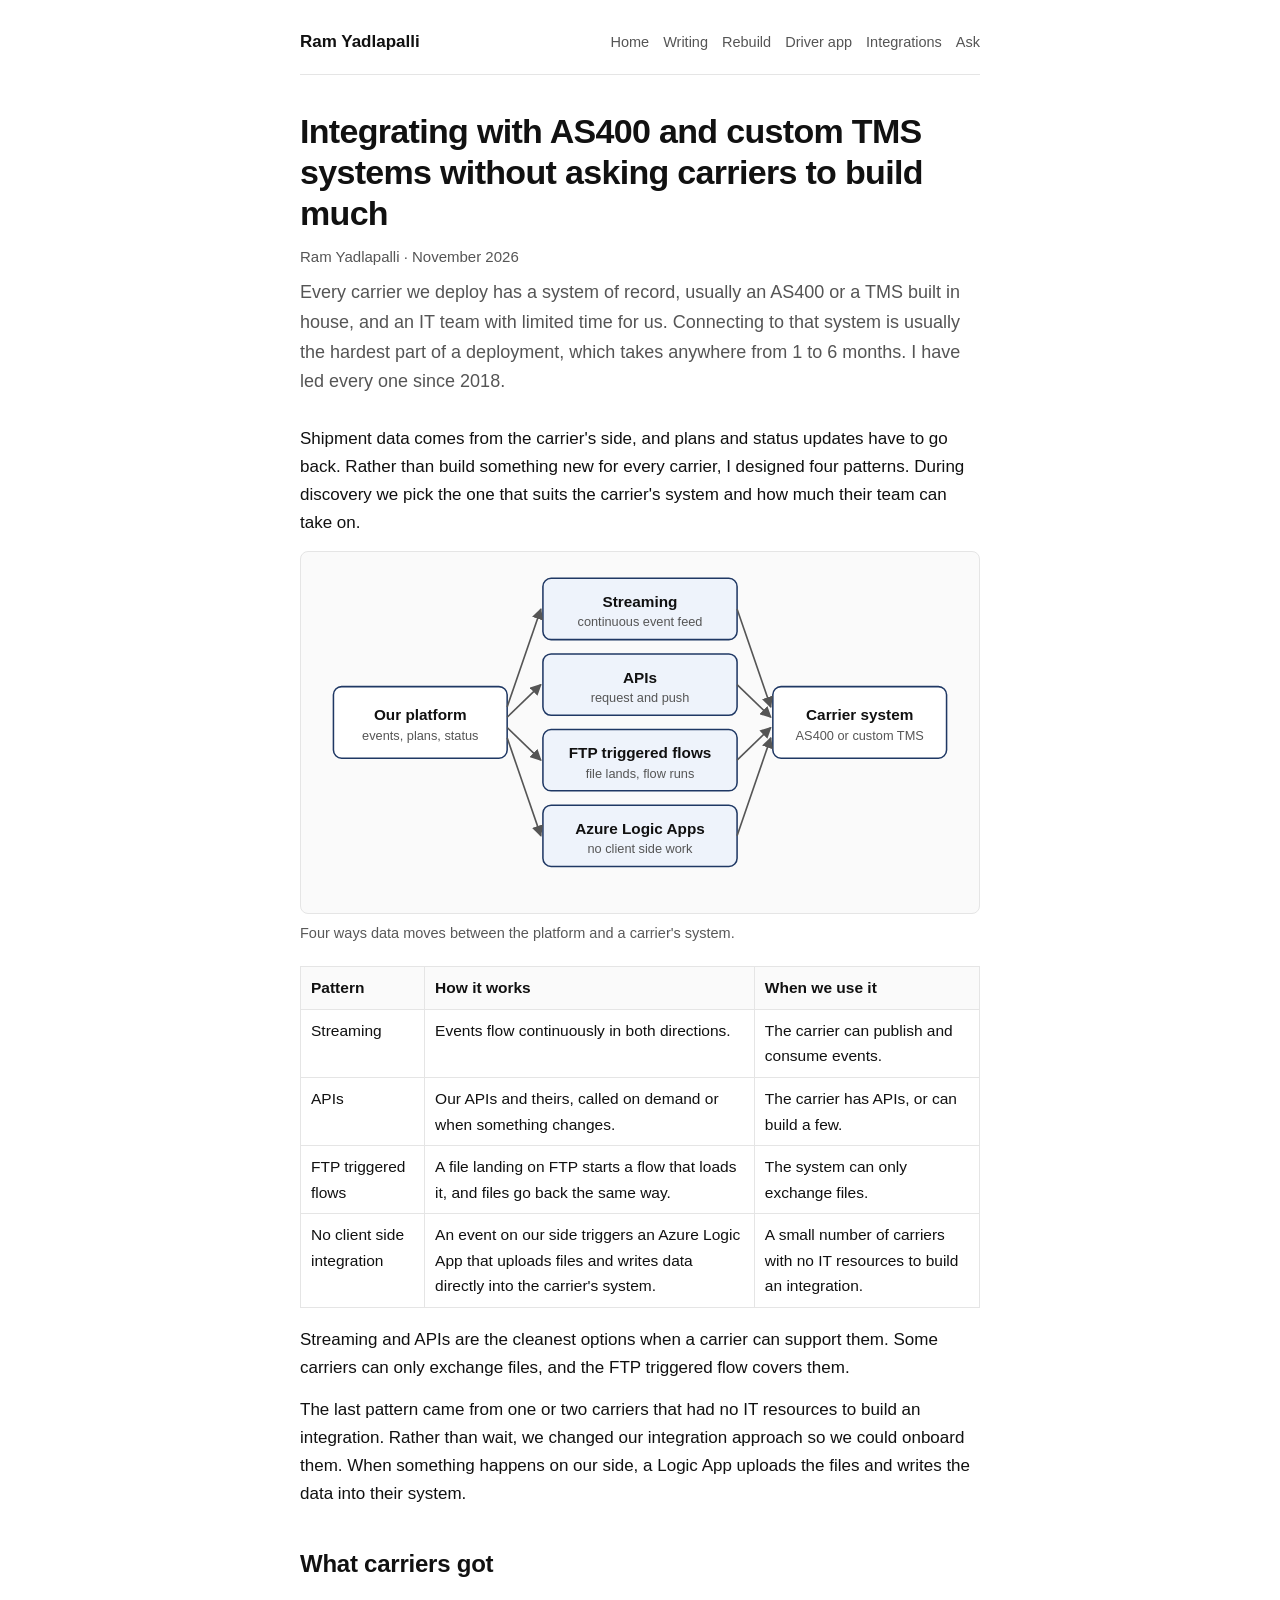
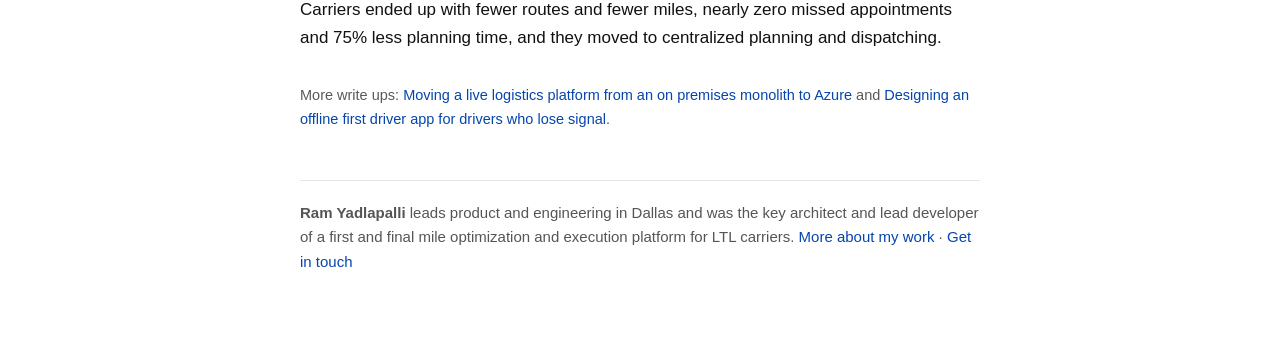
<file: integrations/index.html>
<!DOCTYPE html>
<html lang="en">
<head>
<meta charset="utf-8">
<meta name="viewport" content="width=device-width, initial-scale=1">
<title>Integrating with AS400 and custom TMS systems without asking carriers to build much | Ram Yadlapalli</title>
<meta name="description" content="Integration patterns I designed for LTL carriers on AS400 and custom TMS systems: streaming, APIs, FTP triggered flows, and an option with no work on the carrier side using Azure Logic Apps.">
<meta name="author" content="Ram Yadlapalli">
<link rel="canonical" href="https://ramyadlapalli.github.io/integrations/">
<meta property="og:type" content="article">
<meta property="og:title" content="Integrating with AS400 and custom TMS systems without asking carriers to build much">
<meta property="og:description" content="Integration patterns I designed for LTL carriers on AS400 and custom TMS systems: streaming, APIs, FTP triggered flows, and an option with no work on the carrier side using Azure Logic Apps.">
<meta property="og:url" content="https://ramyadlapalli.github.io/integrations/">
<meta name="twitter:card" content="summary">
<meta name="color-scheme" content="light">
<style>
  :root{color-scheme:light;--bg:#fff;--ink:#111;--dim:#555;--faint:#595959;--line:#e5e5e5;--acc:#0645ad;--diag:#fafafa}
  *{margin:0;padding:0;box-sizing:border-box}
  body{background:var(--bg);color:var(--ink);font-family:-apple-system,BlinkMacSystemFont,"Segoe UI",Roboto,Helvetica,Arial,sans-serif;font-size:17px;line-height:1.65}
  .wrap{max-width:720px;margin:0 auto;padding:28px 20px 72px}
  header.site{display:flex;justify-content:space-between;align-items:baseline;gap:8px 16px;padding-bottom:18px;border-bottom:1px solid var(--line);margin-bottom:36px;flex-wrap:wrap}
  header.site .name{font-weight:700;font-size:17px;color:var(--ink);text-decoration:none}
  header.site nav{display:flex;flex-wrap:wrap;gap:8px 14px;font-size:14.5px}
  header.site nav a{color:var(--dim);text-decoration:none}
  header.site nav a:hover{color:var(--ink)}
  h1{font-size:34px;line-height:1.2;font-weight:800;letter-spacing:-.02em;margin-bottom:12px}
  .byline{color:var(--dim);font-size:15px;margin-bottom:8px}
  .lede{font-size:18px;color:var(--dim);margin-bottom:28px}
  .facts{border:1px solid var(--line);border-radius:8px;padding:14px 18px;margin:0 0 32px;background:var(--diag);font-size:15.5px}
  .facts p{font-size:13px;letter-spacing:.12em;text-transform:uppercase;color:var(--faint);font-weight:700;margin-bottom:6px}
  .facts ul{list-style:none}
  .facts li{margin:3px 0}
  article h2{font-size:24px;font-weight:800;letter-spacing:-.01em;margin:36px 0 12px}
  article p{margin-bottom:14px}
  article ul,article ol{margin:0 0 14px 22px}
  article li{margin-bottom:6px}
  article table{border-collapse:collapse;width:100%;margin:0 0 18px;font-size:15.5px}
  article th,article td{border:1px solid var(--line);padding:8px 10px;text-align:left;vertical-align:top}
  article th{background:var(--diag)}
  .diagram{background:var(--diag);border:1px solid var(--line);border-radius:8px;padding:12px;margin:0 0 8px}
  .diagram svg{display:block;width:100%;height:auto}
  .cap{color:var(--faint);font-size:14.5px;margin-bottom:20px}
  a{color:var(--acc);text-decoration:none}
  a:hover{text-decoration:underline}
  .more{list-style:none;margin:0 !important}
  footer.site{border-top:1px solid var(--line);margin-top:48px;padding-top:20px;color:var(--dim);font-size:15px}

  .note{color:var(--faint);font-size:15px;margin:-10px 0 28px}
</style>
</head>
<body>
<div class="wrap">
  <header class="site">
    <a class="name" href="../">Ram Yadlapalli</a>
    <nav><a href="../">Home</a><a href="../writing/">Writing</a><a href="../rebuild/">Rebuild</a><a href="../driver-app/">Driver app</a><a href="../integrations/">Integrations</a><a href="../ask/">Ask</a></nav>
  </header>

  <h1>Integrating with AS400 and custom TMS systems without asking carriers to build much</h1>
  <p class="byline">Ram Yadlapalli · November 2026</p>
  <p class="lede">Every carrier we deploy has a system of record, usually an AS400 or a TMS built in house, and an IT team with limited time for us. Connecting to that system is usually the hardest part of a deployment, which takes anywhere from 1 to 6 months. I have led every one since 2018.</p>

  <article>
<p>Shipment data comes from the carrier's side, and plans and status updates have to go back. Rather than build something new for every carrier, I designed four patterns. During discovery we pick the one that suits the carrier's system and how much their team can take on.</p>
<div class="diagram"><svg viewBox="0 0 640 330" role="img" aria-label="Integration patterns between the platform and carrier systems" font-family="-apple-system,Segoe UI,Roboto,Helvetica,Arial,sans-serif"><title>Integration patterns between the platform and carrier systems</title><defs><marker id="ah" viewBox="0 0 10 10" refX="9" refY="5" markerWidth="7" markerHeight="7" orient="auto"><path d="M0,0 L10,5 L0,10 z" fill="#555"/></marker></defs><rect x="20" y="120" width="170" height="70" rx="8" fill="#fff" stroke="#1f3864" stroke-width="1.5"/><text x="105.0" y="153.0" text-anchor="middle" font-size="15" font-weight="700" fill="#111">Our platform</text><text x="105.0" y="172.0" text-anchor="middle" font-size="12.5" fill="#555">events, plans, status</text><rect x="450" y="120" width="170" height="70" rx="8" fill="#fff" stroke="#1f3864" stroke-width="1.5"/><text x="535.0" y="153.0" text-anchor="middle" font-size="15" font-weight="700" fill="#111">Carrier system</text><text x="535.0" y="172.0" text-anchor="middle" font-size="12.5" fill="#555">AS400 or custom TMS</text><rect x="225" y="14" width="190" height="60" rx="8" fill="#eef3fb" stroke="#1f3864" stroke-width="1.5"/><text x="320.0" y="42.0" text-anchor="middle" font-size="15" font-weight="700" fill="#111">Streaming</text><text x="320.0" y="61.0" text-anchor="middle" font-size="12.5" fill="#555">continuous event feed</text><line x1="190" y1="140" x2="223" y2="44" stroke="#555" stroke-width="1.6" marker-end="url(#ah)"/><line x1="415" y1="44" x2="448" y2="140" stroke="#555" stroke-width="1.6" marker-end="url(#ah)"/><rect x="225" y="88" width="190" height="60" rx="8" fill="#eef3fb" stroke="#1f3864" stroke-width="1.5"/><text x="320.0" y="116.0" text-anchor="middle" font-size="15" font-weight="700" fill="#111">APIs</text><text x="320.0" y="135.0" text-anchor="middle" font-size="12.5" fill="#555">request and push</text><line x1="190" y1="150" x2="223" y2="118" stroke="#555" stroke-width="1.6" marker-end="url(#ah)"/><line x1="415" y1="118" x2="448" y2="150" stroke="#555" stroke-width="1.6" marker-end="url(#ah)"/><rect x="225" y="162" width="190" height="60" rx="8" fill="#eef3fb" stroke="#1f3864" stroke-width="1.5"/><text x="320.0" y="190.0" text-anchor="middle" font-size="15" font-weight="700" fill="#111">FTP triggered flows</text><text x="320.0" y="209.0" text-anchor="middle" font-size="12.5" fill="#555">file lands, flow runs</text><line x1="190" y1="160" x2="223" y2="192" stroke="#555" stroke-width="1.6" marker-end="url(#ah)"/><line x1="415" y1="192" x2="448" y2="160" stroke="#555" stroke-width="1.6" marker-end="url(#ah)"/><rect x="225" y="236" width="190" height="60" rx="8" fill="#eef3fb" stroke="#1f3864" stroke-width="1.5"/><text x="320.0" y="264.0" text-anchor="middle" font-size="15" font-weight="700" fill="#111">Azure Logic Apps</text><text x="320.0" y="283.0" text-anchor="middle" font-size="12.5" fill="#555">no client side work</text><line x1="190" y1="170" x2="223" y2="266" stroke="#555" stroke-width="1.6" marker-end="url(#ah)"/><line x1="415" y1="266" x2="448" y2="170" stroke="#555" stroke-width="1.6" marker-end="url(#ah)"/></svg></div>
<p class="cap">Four ways data moves between the platform and a carrier's system.</p>
<table>
<thead><tr><th>Pattern</th><th>How it works</th><th>When we use it</th></tr></thead>
<tbody>
<tr><td>Streaming</td><td>Events flow continuously in both directions.</td><td>The carrier can publish and consume events.</td></tr>
<tr><td>APIs</td><td>Our APIs and theirs, called on demand or when something changes.</td><td>The carrier has APIs, or can build a few.</td></tr>
<tr><td>FTP triggered flows</td><td>A file landing on FTP starts a flow that loads it, and files go back the same way.</td><td>The system can only exchange files.</td></tr>
<tr><td>No client side integration</td><td>An event on our side triggers an Azure Logic App that uploads files and writes data directly into the carrier's system.</td><td>A small number of carriers with no IT resources to build an integration.</td></tr>
</tbody>
</table>
<p>Streaming and APIs are the cleanest options when a carrier can support them. Some carriers can only exchange files, and the FTP triggered flow covers them.</p>
<p>The last pattern came from one or two carriers that had no IT resources to build an integration. Rather than wait, we changed our integration approach so we could onboard them. When something happens on our side, a Logic App uploads the files and writes the data into their system.</p>
<h2>What carriers got</h2>
<p>Carriers ended up with fewer routes and fewer miles, nearly zero missed appointments and 75% less planning time, and they moved to centralized planning and dispatching.</p>

  <p class="cap" style="margin-top:32px">More write ups: <a href="../rebuild/">Moving a live logistics platform from an on premises monolith to Azure</a> and <a href="../driver-app/">Designing an offline first driver app for drivers who lose signal</a>.</p>
  </article>

  <footer class="site">
    <p><b>Ram Yadlapalli</b> leads product and engineering in Dallas and was the key architect and lead developer of a first and final mile optimization and execution platform for LTL carriers. <a href="../">More about my work</a> · <a href="mailto:rambabu.1990@gmail.com">Get in touch</a></p>
  </footer>
</div>
</body>
</html>
</file>
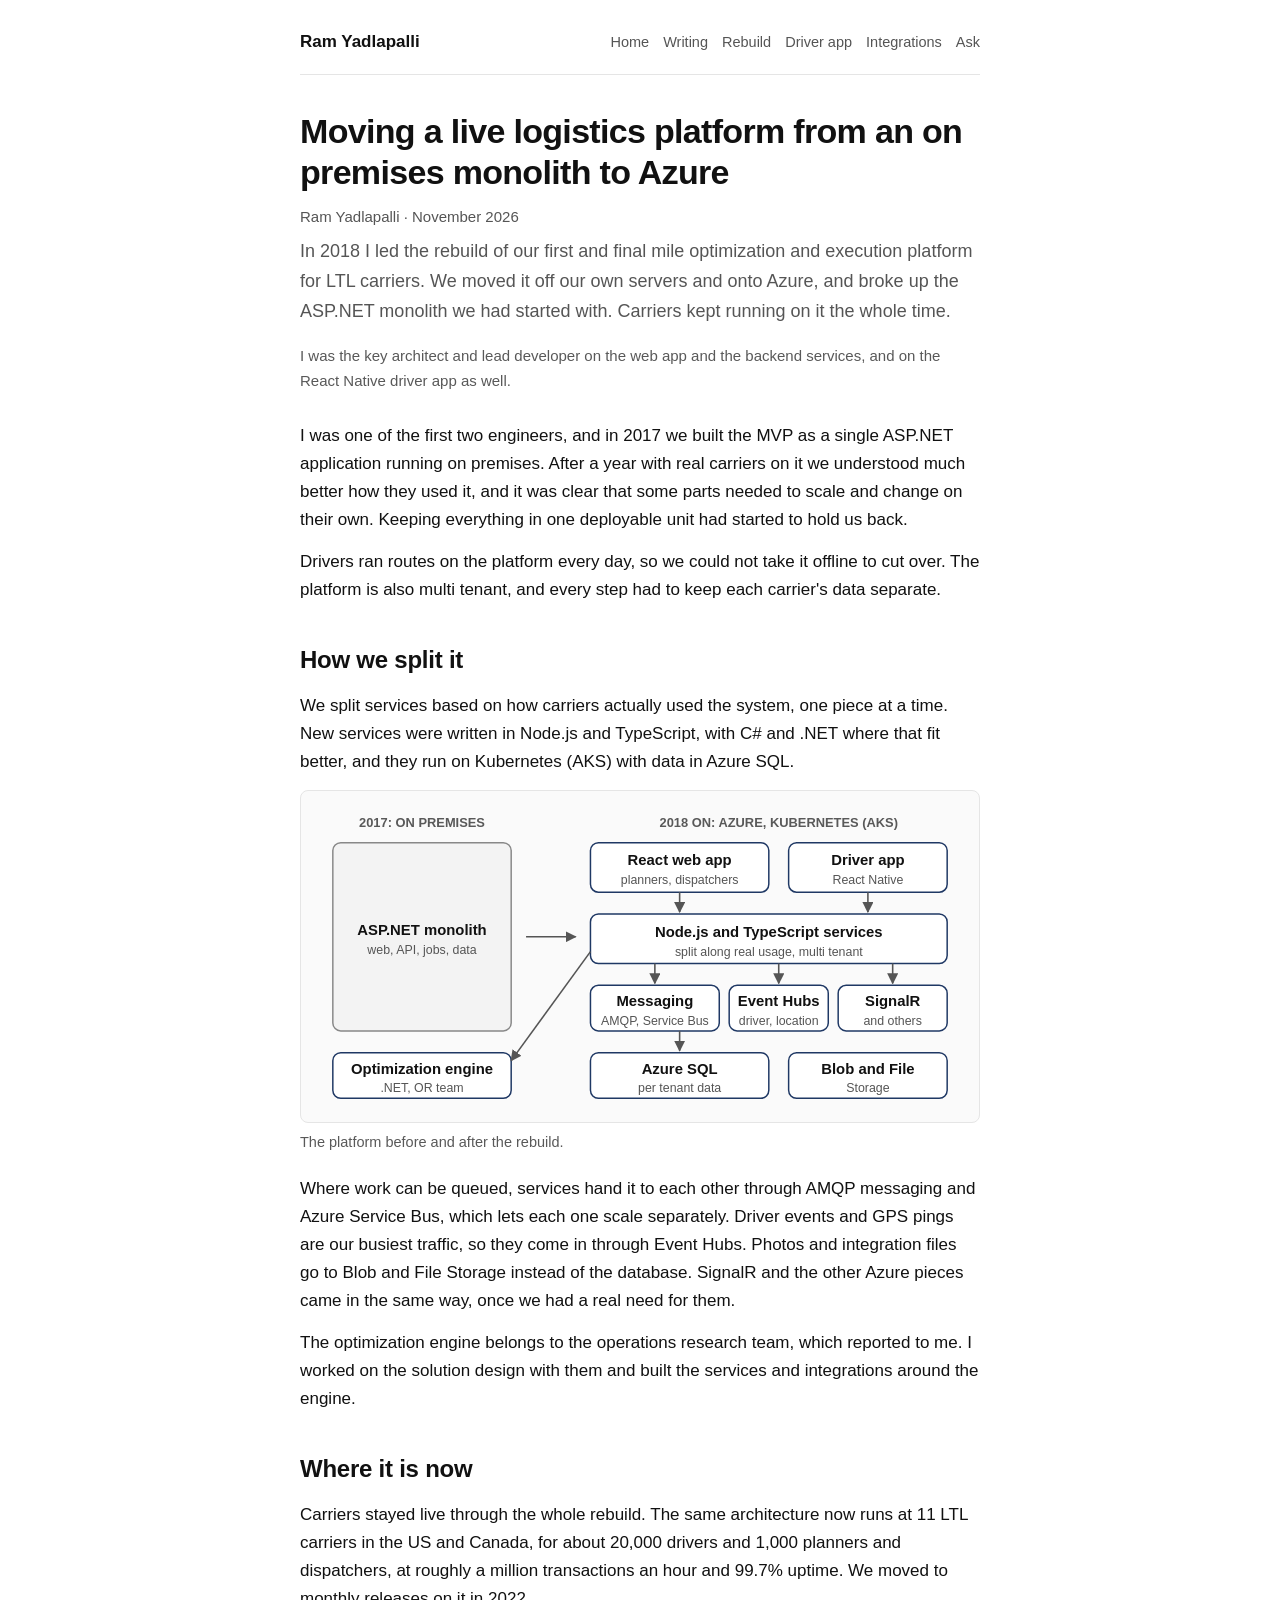
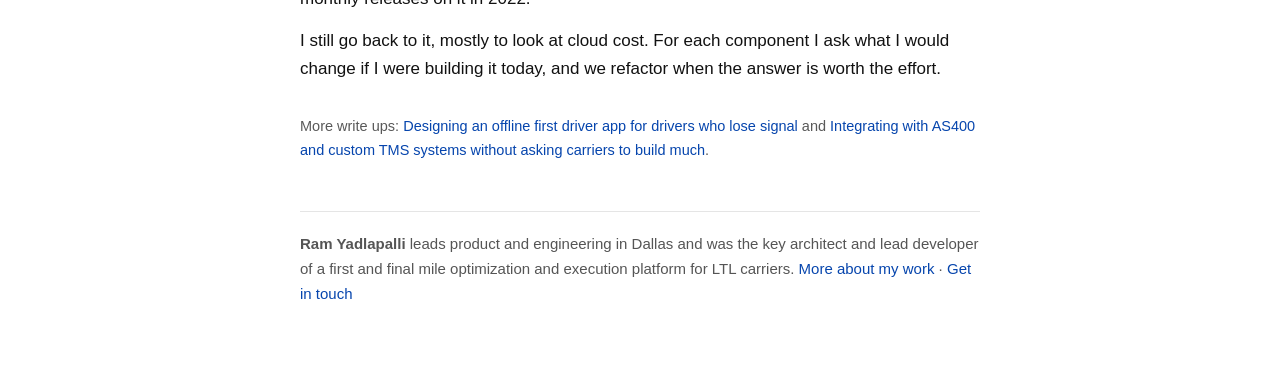
<file: rebuild/index.html>
<!DOCTYPE html>
<html lang="en">
<head>
<meta charset="utf-8">
<meta name="viewport" content="width=device-width, initial-scale=1">
<title>Moving a live logistics platform from an on premises monolith to Azure | Ram Yadlapalli</title>
<meta name="description" content="How I led the 2018 rebuild of a first and final mile platform for LTL carriers, from an on premises ASP.NET monolith to services on Azure and Kubernetes, with carriers live the whole time.">
<meta name="author" content="Ram Yadlapalli">
<link rel="canonical" href="https://ramyadlapalli.github.io/rebuild/">
<meta property="og:type" content="article">
<meta property="og:title" content="Moving a live logistics platform from an on premises monolith to Azure">
<meta property="og:description" content="How I led the 2018 rebuild of a first and final mile platform for LTL carriers, from an on premises ASP.NET monolith to services on Azure and Kubernetes, with carriers live the whole time.">
<meta property="og:url" content="https://ramyadlapalli.github.io/rebuild/">
<meta name="twitter:card" content="summary">
<meta name="color-scheme" content="light">
<style>
  :root{color-scheme:light;--bg:#fff;--ink:#111;--dim:#555;--faint:#595959;--line:#e5e5e5;--acc:#0645ad;--diag:#fafafa}
  *{margin:0;padding:0;box-sizing:border-box}
  body{background:var(--bg);color:var(--ink);font-family:-apple-system,BlinkMacSystemFont,"Segoe UI",Roboto,Helvetica,Arial,sans-serif;font-size:17px;line-height:1.65}
  .wrap{max-width:720px;margin:0 auto;padding:28px 20px 72px}
  header.site{display:flex;justify-content:space-between;align-items:baseline;gap:8px 16px;padding-bottom:18px;border-bottom:1px solid var(--line);margin-bottom:36px;flex-wrap:wrap}
  header.site .name{font-weight:700;font-size:17px;color:var(--ink);text-decoration:none}
  header.site nav{display:flex;flex-wrap:wrap;gap:8px 14px;font-size:14.5px}
  header.site nav a{color:var(--dim);text-decoration:none}
  header.site nav a:hover{color:var(--ink)}
  h1{font-size:34px;line-height:1.2;font-weight:800;letter-spacing:-.02em;margin-bottom:12px}
  .byline{color:var(--dim);font-size:15px;margin-bottom:8px}
  .lede{font-size:18px;color:var(--dim);margin-bottom:28px}
  .facts{border:1px solid var(--line);border-radius:8px;padding:14px 18px;margin:0 0 32px;background:var(--diag);font-size:15.5px}
  .facts p{font-size:13px;letter-spacing:.12em;text-transform:uppercase;color:var(--faint);font-weight:700;margin-bottom:6px}
  .facts ul{list-style:none}
  .facts li{margin:3px 0}
  article h2{font-size:24px;font-weight:800;letter-spacing:-.01em;margin:36px 0 12px}
  article p{margin-bottom:14px}
  article ul,article ol{margin:0 0 14px 22px}
  article li{margin-bottom:6px}
  article table{border-collapse:collapse;width:100%;margin:0 0 18px;font-size:15.5px}
  article th,article td{border:1px solid var(--line);padding:8px 10px;text-align:left;vertical-align:top}
  article th{background:var(--diag)}
  .diagram{background:var(--diag);border:1px solid var(--line);border-radius:8px;padding:12px;margin:0 0 8px}
  .diagram svg{display:block;width:100%;height:auto}
  .cap{color:var(--faint);font-size:14.5px;margin-bottom:20px}
  a{color:var(--acc);text-decoration:none}
  a:hover{text-decoration:underline}
  .more{list-style:none;margin:0 !important}
  footer.site{border-top:1px solid var(--line);margin-top:48px;padding-top:20px;color:var(--dim);font-size:15px}

  .note{color:var(--faint);font-size:15px;margin:-10px 0 28px}
</style>
</head>
<body>
<div class="wrap">
  <header class="site">
    <a class="name" href="../">Ram Yadlapalli</a>
    <nav><a href="../">Home</a><a href="../writing/">Writing</a><a href="../rebuild/">Rebuild</a><a href="../driver-app/">Driver app</a><a href="../integrations/">Integrations</a><a href="../ask/">Ask</a></nav>
  </header>

  <h1>Moving a live logistics platform from an on premises monolith to Azure</h1>
  <p class="byline">Ram Yadlapalli · November 2026</p>
  <p class="lede">In 2018 I led the rebuild of our first and final mile optimization and execution platform for LTL carriers. We moved it off our own servers and onto Azure, and broke up the ASP.NET monolith we had started with. Carriers kept running on it the whole time.</p>
  <p class="note">I was the key architect and lead developer on the web app and the backend services, and on the React Native driver app as well.</p>

  <article>
<p>I was one of the first two engineers, and in 2017 we built the MVP as a single ASP.NET application running on premises. After a year with real carriers on it we understood much better how they used it, and it was clear that some parts needed to scale and change on their own. Keeping everything in one deployable unit had started to hold us back.</p>
<p>Drivers ran routes on the platform every day, so we could not take it offline to cut over. The platform is also multi tenant, and every step had to keep each carrier's data separate.</p>
<h2>How we split it</h2>
<p>We split services based on how carriers actually used the system, one piece at a time. New services were written in Node.js and TypeScript, with C# and .NET where that fit better, and they run on Kubernetes (AKS) with data in Azure SQL.</p>
<div class="diagram"><svg viewBox="0 0 660 310" role="img" aria-label="Platform before and after the 2018 rebuild" font-family="-apple-system,Segoe UI,Roboto,Helvetica,Arial,sans-serif"><title>Platform before and after the 2018 rebuild</title><defs><marker id="ah" viewBox="0 0 10 10" refX="9" refY="5" markerWidth="7" markerHeight="7" orient="auto"><path d="M0,0 L10,5 L0,10 z" fill="#555"/></marker></defs><text x="110" y="24" text-anchor="middle" font-size="13" font-weight="700" fill="#595959">2017: ON PREMISES</text><rect x="20" y="40" width="180" height="190" rx="8" fill="#f3f3f3" stroke="#888" stroke-width="1.5"/><text x="110.0" y="133.0" text-anchor="middle" font-size="15" font-weight="700" fill="#111">ASP.NET monolith</text><text x="110.0" y="152.0" text-anchor="middle" font-size="12.5" fill="#555">web, API, jobs, data</text><line x1="215" y1="135" x2="265" y2="135" stroke="#555" stroke-width="1.6" marker-end="url(#ah)"/><text x="470" y="24" text-anchor="middle" font-size="13" font-weight="700" fill="#595959">2018 ON: AZURE, KUBERNETES (AKS)</text><rect x="280" y="40" width="180" height="50" rx="8" fill="#fff" stroke="#1f3864" stroke-width="1.5"/><text x="370.0" y="63.0" text-anchor="middle" font-size="15" font-weight="700" fill="#111">React web app</text><text x="370.0" y="82.0" text-anchor="middle" font-size="12.5" fill="#555">planners, dispatchers</text><rect x="480" y="40" width="160" height="50" rx="8" fill="#fff" stroke="#1f3864" stroke-width="1.5"/><text x="560.0" y="63.0" text-anchor="middle" font-size="15" font-weight="700" fill="#111">Driver app</text><text x="560.0" y="82.0" text-anchor="middle" font-size="12.5" fill="#555">React Native</text><rect x="280" y="112" width="360" height="50" rx="8" fill="#fff" stroke="#1f3864" stroke-width="1.5"/><text x="460.0" y="135.0" text-anchor="middle" font-size="15" font-weight="700" fill="#111">Node.js and TypeScript services</text><text x="460.0" y="154.0" text-anchor="middle" font-size="12.5" fill="#555">split along real usage, multi tenant</text><rect x="280" y="184" width="130" height="46" rx="8" fill="#fff" stroke="#1f3864" stroke-width="1.5"/><text x="345.0" y="205.0" text-anchor="middle" font-size="15" font-weight="700" fill="#111">Messaging</text><text x="345.0" y="224.0" text-anchor="middle" font-size="12.5" fill="#555">AMQP, Service Bus</text><rect x="420" y="184" width="100" height="46" rx="8" fill="#fff" stroke="#1f3864" stroke-width="1.5"/><text x="470.0" y="205.0" text-anchor="middle" font-size="15" font-weight="700" fill="#111">Event Hubs</text><text x="470.0" y="224.0" text-anchor="middle" font-size="12.5" fill="#555">driver, location</text><rect x="530" y="184" width="110" height="46" rx="8" fill="#fff" stroke="#1f3864" stroke-width="1.5"/><text x="585.0" y="205.0" text-anchor="middle" font-size="15" font-weight="700" fill="#111">SignalR</text><text x="585.0" y="224.0" text-anchor="middle" font-size="12.5" fill="#555">and others</text><rect x="280" y="252" width="180" height="46" rx="8" fill="#fff" stroke="#1f3864" stroke-width="1.5"/><text x="370.0" y="273.0" text-anchor="middle" font-size="15" font-weight="700" fill="#111">Azure SQL</text><text x="370.0" y="292.0" text-anchor="middle" font-size="12.5" fill="#555">per tenant data</text><rect x="480" y="252" width="160" height="46" rx="8" fill="#fff" stroke="#1f3864" stroke-width="1.5"/><text x="560.0" y="273.0" text-anchor="middle" font-size="15" font-weight="700" fill="#111">Blob and File</text><text x="560.0" y="292.0" text-anchor="middle" font-size="12.5" fill="#555">Storage</text><rect x="20" y="252" width="180" height="46" rx="8" fill="#fff" stroke="#1f3864" stroke-width="1.5"/><text x="110.0" y="273.0" text-anchor="middle" font-size="15" font-weight="700" fill="#111">Optimization engine</text><text x="110.0" y="292.0" text-anchor="middle" font-size="12.5" fill="#555">.NET, OR team</text><line x1="370" y1="90" x2="370" y2="110" stroke="#555" stroke-width="1.6" marker-end="url(#ah)"/><line x1="560" y1="90" x2="560" y2="110" stroke="#555" stroke-width="1.6" marker-end="url(#ah)"/><line x1="345" y1="162" x2="345" y2="182" stroke="#555" stroke-width="1.6" marker-end="url(#ah)"/><line x1="470" y1="162" x2="470" y2="182" stroke="#555" stroke-width="1.6" marker-end="url(#ah)"/><line x1="585" y1="162" x2="585" y2="182" stroke="#555" stroke-width="1.6" marker-end="url(#ah)"/><line x1="370" y1="230" x2="370" y2="250" stroke="#555" stroke-width="1.6" marker-end="url(#ah)"/><line x1="280" y1="150" x2="200" y2="260" stroke="#555" stroke-width="1.6" marker-end="url(#ah)"/></svg></div>
<p class="cap">The platform before and after the rebuild.</p>
<p>Where work can be queued, services hand it to each other through AMQP messaging and Azure Service Bus, which lets each one scale separately. Driver events and GPS pings are our busiest traffic, so they come in through Event Hubs. Photos and integration files go to Blob and File Storage instead of the database. SignalR and the other Azure pieces came in the same way, once we had a real need for them.</p>
<p>The optimization engine belongs to the operations research team, which reported to me. I worked on the solution design with them and built the services and integrations around the engine.</p>
<h2>Where it is now</h2>
<p>Carriers stayed live through the whole rebuild. The same architecture now runs at 11 LTL carriers in the US and Canada, for about 20,000 drivers and 1,000 planners and dispatchers, at roughly a million transactions an hour and 99.7% uptime. We moved to monthly releases on it in 2022.</p>
<p>I still go back to it, mostly to look at cloud cost. For each component I ask what I would change if I were building it today, and we refactor when the answer is worth the effort.</p>

  <p class="cap" style="margin-top:32px">More write ups: <a href="../driver-app/">Designing an offline first driver app for drivers who lose signal</a> and <a href="../integrations/">Integrating with AS400 and custom TMS systems without asking carriers to build much</a>.</p>
  </article>

  <footer class="site">
    <p><b>Ram Yadlapalli</b> leads product and engineering in Dallas and was the key architect and lead developer of a first and final mile optimization and execution platform for LTL carriers. <a href="../">More about my work</a> · <a href="mailto:rambabu.1990@gmail.com">Get in touch</a></p>
  </footer>
</div>
</body>
</html>
</file>
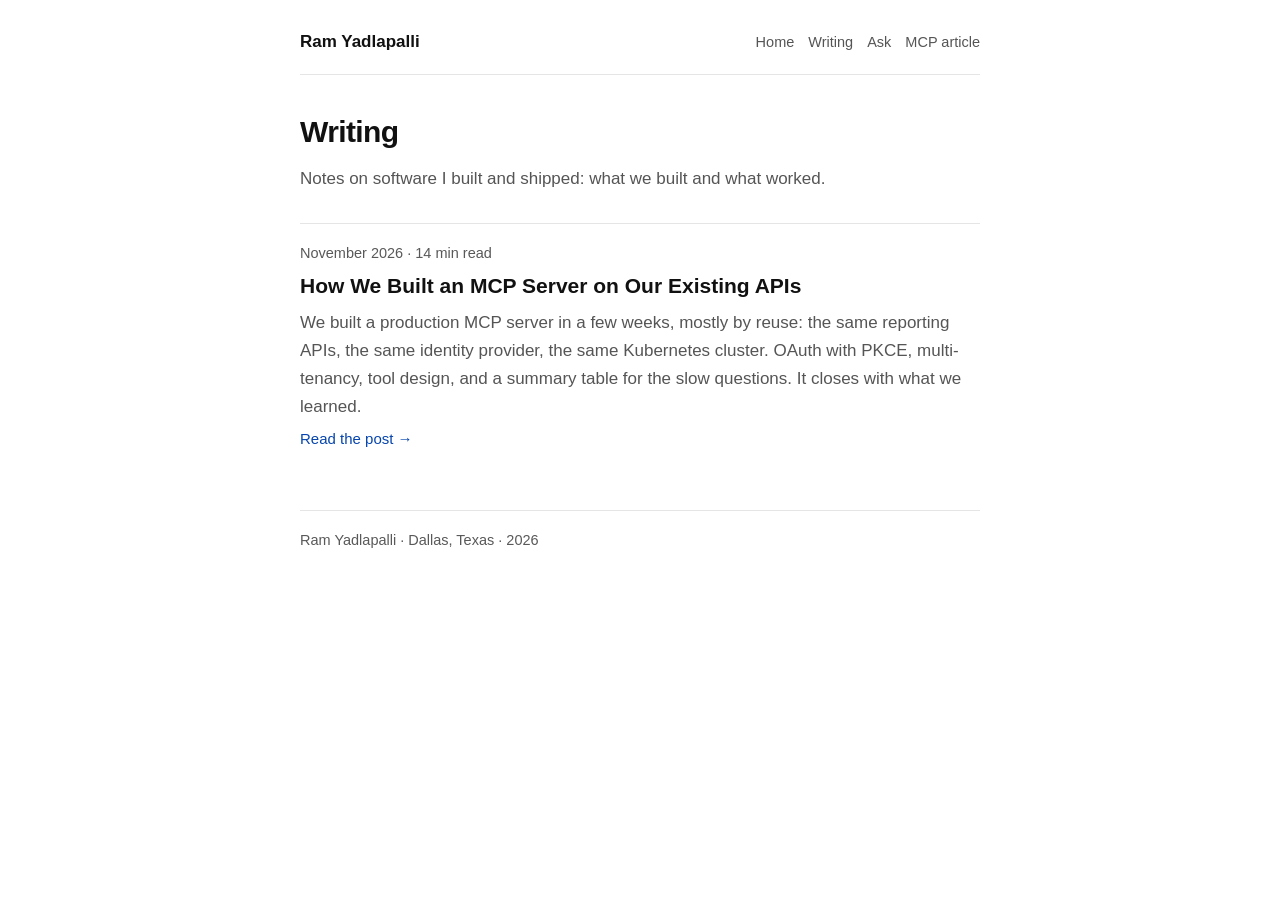
<file: writing/index.html>
<!DOCTYPE html>
<html lang="en">
<head>
<meta charset="utf-8">
<meta name="viewport" content="width=device-width, initial-scale=1">
<title>Writing | Ram Yadlapalli</title>
<meta name="description" content="Writing by Ram Yadlapalli: build notes from production AI work, starting with how we built an MCP server on existing APIs.">
<meta name="author" content="Ram Yadlapalli">
<link rel="canonical" href="https://ramyadlapalli.github.io/writing/">
<meta property="og:type" content="website">
<meta property="og:title" content="Writing | Ram Yadlapalli">
<meta property="og:description" content="Build notes from production AI work by Ram Yadlapalli, VP of Product Development and Engineering.">
<meta property="og:url" content="https://ramyadlapalli.github.io/writing/">
<meta name="color-scheme" content="light">
<style>
  :root{color-scheme:light;--bg:#fff;--ink:#111;--dim:#555;--faint:#595959;--line:#e5e5e5;--acc:#0645ad}
  *{margin:0;padding:0;box-sizing:border-box}
  body{background:var(--bg);color:var(--ink);font-family:-apple-system,BlinkMacSystemFont,"Segoe UI",Roboto,Helvetica,Arial,sans-serif;font-size:17px;line-height:1.65}
  .wrap{max-width:720px;margin:0 auto;padding:28px 20px 72px}
  header.site{display:flex;justify-content:space-between;align-items:baseline;gap:8px 16px;padding-bottom:18px;border-bottom:1px solid var(--line);margin-bottom:32px;flex-wrap:wrap}
  header.site .name{font-weight:700;font-size:17px;color:var(--ink);text-decoration:none}
  header.site nav{display:flex;flex-wrap:wrap;gap:8px 14px;font-size:14.5px}
  header.site nav a{color:var(--dim);text-decoration:none}
  header.site nav a:hover{color:var(--ink)}
  h1{font-size:30px;font-weight:800;letter-spacing:-.02em;margin-bottom:8px}
  .intro{color:var(--dim);margin-bottom:30px}
  .post{padding:18px 0;border-top:1px solid var(--line)}
  .post .date{color:var(--faint);font-size:14.5px}
  .post h2{font-size:21px;font-weight:800;margin:3px 0 6px}
  .post h2 a{color:var(--ink);text-decoration:none}
  .post h2 a:hover{color:var(--acc)}
  .post p{color:var(--dim)}
  .post .read{font-size:15px;margin-top:6px}
  a{color:var(--acc);text-decoration:none}
  a:hover{text-decoration:underline}
  footer{border-top:1px solid var(--line);margin-top:40px;padding-top:18px;color:var(--faint);font-size:14.5px}
</style>
</head>
<body>
<div class="wrap">
  <header class="site">
    <a class="name" href="../">Ram Yadlapalli</a>
    <nav><a href="../">Home</a><a href="./">Writing</a><a href="../ask/">Ask</a><a href="../mcp-server/">MCP article</a></nav>
  </header>

  <h1>Writing</h1>
  <p class="intro">Notes on software I built and shipped: what we built and what worked.</p>

  <div class="post">
    <p class="date">November 2026 · 14 min read</p>
    <h2><a href="../mcp-server/">How We Built an MCP Server on Our Existing APIs</a></h2>
    <p>We built a production MCP server in a few weeks, mostly by reuse: the same reporting APIs, the same identity provider, the same Kubernetes cluster. OAuth with PKCE, multi-tenancy, tool design, and a summary table for the slow questions. It closes with what we learned.</p>
    <p class="read"><a href="../mcp-server/">Read the post →</a></p>
  </div>

  <footer>Ram Yadlapalli · Dallas, Texas · 2026</footer>
</div>
</body>
</html>
</file>
